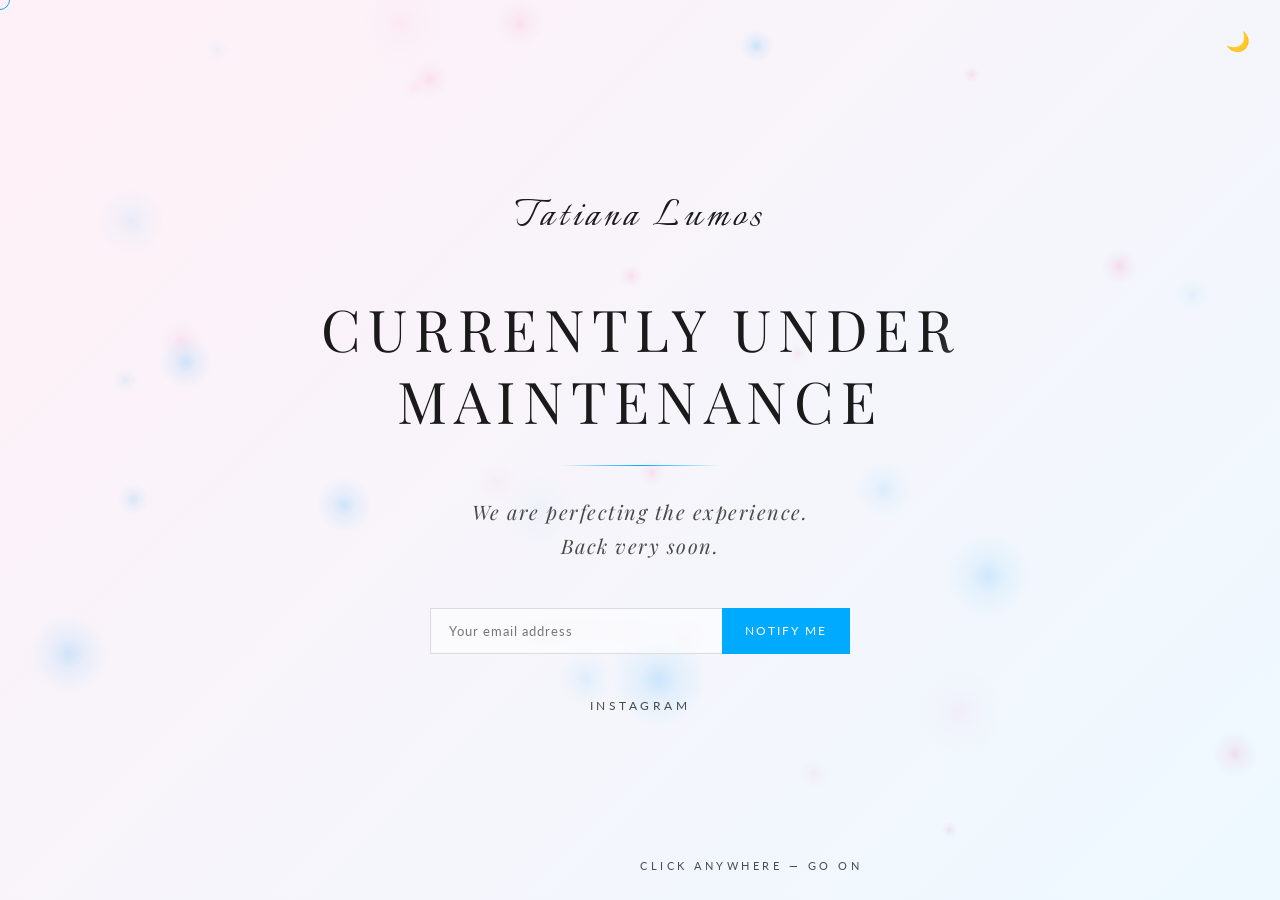
<file: index.html>
<!DOCTYPE html>
<html lang="en">
<head>
    <meta charset="UTF-8">
    <meta name="viewport" content="width=device-width, initial-scale=1.0">
    <title>Tatiana Lumos | Maintenance</title>
    <link href="https://fonts.googleapis.com/css2?family=Playfair+Display:ital,wght@0,400;0,600;1,400;1,600&family=Lato:wght@300;400&display=swap" rel="stylesheet">
    <link href="https://fonts.googleapis.com/css2?family=Italianno&display=swap" rel="stylesheet">
    <style>

        :root {
            --powder-blue: #00aaff;
            --baby-pink: #00aaff;
            --bg-main: #ffffff;
            --text-dark: #1a1a1a;
            --text-muted: #4a4a4a;
            --navbar-bg: rgba(255, 255, 255, 0.92);
            --input-bg: rgba(255, 255, 255, 0.5);
            --input-border: #dcdcdc;
        }

        body.dark-mode {
            --bg-main: #121418;
            --text-dark: #f5f5f5;
            --text-muted: #b5c0cd;
            --navbar-bg: rgba(18, 20, 24, 0.92);
            --input-bg: rgba(255, 255, 255, 0.03);
            --input-border: #3a414c;
        }

        html, * { margin: 0; padding: 0; box-sizing: border-box; }

        body {
            font-family: 'Lato', sans-serif;
            background-color: var(--bg-main);
            color: var(--text-dark);
            height: 100dvh;
            overflow: hidden;
            transition: background-color 0.5s ease, color 0.5s ease;
        }

        @media (min-width: 768px) {
            body { cursor: none; }
            a, button, input { cursor: none !important; }
        }

        #bokeh-canvas {
            position: fixed;
            inset: 0;
            width: 100%; height: 100%;
            z-index: 0;
            pointer-events: none;
        }

        .bg-overlay {
            position: fixed;
            inset: 0;
            background: linear-gradient(135deg, rgba(255, 51, 136, 0.07) 0%, rgba(0, 170, 255, 0.07) 100%);
            z-index: 1;
            pointer-events: none;
            transition: background 0.5s ease;
        }

        body.dark-mode .bg-overlay {
            background: linear-gradient(135deg, #181c24 0%, #221a20 100%);
        }

        #camera-flash {
            position: fixed;
            inset: 0;
            background-color: white;
            z-index: 99999;
            opacity: 0;
            pointer-events: none;
            transition: opacity 0.5s ease-out;
        }
        #camera-flash.flash-active {
            opacity: 1;
            transition: opacity 0.05s ease-in;
        }


        .custom-cursor {
            width: 20px; height: 20px;
            border: 1px solid var(--baby-pink);
            border-radius: 50%;
            position: fixed;
            transform: translate(-50%, -50%);
            pointer-events: none;
            z-index: 9999;
            transition: transform 0.1s ease, background-color 0.3s ease, border-color 0.3s ease;
        }
        .custom-cursor.hover {
            transform: translate(-50%, -50%) scale(2.5);
            background-color: rgba(176, 224, 230, 0.3);
            border-color: var(--powder-blue);
        }

      
        .theme-btn {
            position: fixed;
            top: 30px; right: 30px;
            background: none;
            border: none;
            font-size: 1.2rem;
            outline: none;
            z-index: 500;
            transition: transform 0.3s ease;
            cursor: none;
        }
        .theme-btn:hover { transform: scale(1.2) rotate(12deg); }

        
        .maintenance-container {
            position: relative;
            z-index: 10;
            height: 100dvh;
            display: flex;
            flex-direction: column;
            align-items: center;
            justify-content: center;
            text-align: center;
            padding: 2rem;
            gap: 0;
        }

        
        .logo-wordmark {
            font-family: 'Italianno', cursive;
            font-size: 3rem;
            color: var(--text-dark);
            letter-spacing: 4px;
            margin-bottom: 2.8rem;
            opacity: 0;
            animation: fadeUp 1s cubic-bezier(0.25, 1, 0.5, 1) 0.3s forwards;
            transition: color 0.5s;
        }

       
        .maintenance-title {
            font-family: 'Playfair Display', serif;
            font-weight: 400;
            font-size: clamp(1.8rem, 4.5vw, 3.8rem);
            letter-spacing: 7px;
            text-transform: uppercase;
            line-height: 1.25;
            margin-bottom: 0;
            opacity: 0;
            /* Shimmer is applied after fade-up via JS adding class */
            animation: fadeUp 1s cubic-bezier(0.25, 1, 0.5, 1) 0.6s forwards;
            position: relative;
            /* Shimmer background */
            background: linear-gradient(
                105deg,
                var(--text-dark) 0%,
                var(--text-dark) 38%,
                rgba(176, 224, 230, 0.95) 50%,
                var(--text-dark) 62%,
                var(--text-dark) 100%
            );
            background-size: 250% auto;
            -webkit-background-clip: text;
            background-clip: text;
            -webkit-text-fill-color: transparent;
        }

        .maintenance-title.shimmer-active {
            animation: fadeUp 1s cubic-bezier(0.25, 1, 0.5, 1) 0.6s forwards,
                       shimmer 5s linear 1.8s infinite;
        }

        @keyframes shimmer {
            0%   { background-position: 250% center; }
            100% { background-position: -250% center; }
        }

       
        .deco-line {
            width: 0;
            height: 1px;
            background: linear-gradient(90deg, transparent, var(--baby-pink), transparent);
            margin: 1.8rem auto;
            animation: expandLine 1.2s cubic-bezier(0.25, 1, 0.5, 1) 1.3s forwards;
        }

        @keyframes expandLine {
            from { width: 0; opacity: 0; }
            to   { width: 160px; opacity: 1; }
        }

       
        .maintenance-subtitle {
            font-family: 'Playfair Display', serif;
            font-style: italic;
            font-size: clamp(0.9rem, 2vw, 1.25rem);
            color: var(--text-muted);
            letter-spacing: 1.5px;
            margin-bottom: 2.8rem;
            line-height: 1.7;
            opacity: 0;
            animation: fadeUp 1s cubic-bezier(0.25, 1, 0.5, 1) 1s forwards;
            transition: color 0.5s;
        }

        
        .notify-wrapper {
            opacity: 0;
            animation: fadeUp 1s cubic-bezier(0.25, 1, 0.5, 1) 1.4s forwards;
            width: 100%;
            max-width: 420px;
        }

        .notify-form {
            display: flex;
        }

        .notify-input {
            flex: 1;
            padding: 14px 18px;
            border: 1px solid var(--input-border);
            border-right: none;
            background: var(--input-bg);
            color: var(--text-dark);
            font-family: 'Lato', sans-serif;
            font-size: 0.84rem;
            letter-spacing: 1px;
            outline: none;
            transition: border-color 0.3s, background 0.5s;
            backdrop-filter: blur(6px);
        }
        .notify-input::placeholder { color: var(--text-muted); opacity: 0.75; }
        .notify-input:focus { border-color: var(--powder-blue); }

        .notify-btn {
            padding: 14px 22px;
            background: var(--baby-pink);
            color: #fff;
            border: 1px solid var(--baby-pink);
            font-family: 'Lato', sans-serif;
            font-size: 0.78rem;
            letter-spacing: 2px;
            text-transform: uppercase;
            white-space: nowrap;
            transition: background 0.3s, transform 0.2s, border-color 0.3s;
        }
        .notify-btn:hover {
            background: transparent;
            color: var(--text-dark);
            border-color: var(--input-border);
        }

        .notify-success {
            display: none;
            font-family: 'Playfair Display', serif;
            font-style: italic;
            color: var(--text-muted);
            font-size: 1rem;
            letter-spacing: 1px;
            padding: 14px 0;
            animation: fadeUp 0.8s cubic-bezier(0.25, 1, 0.5, 1) forwards;
            transition: color 0.5s;
        }

       
        .social-row {
            margin-top: 2.5rem;
            opacity: 0;
            animation: fadeUp 1s cubic-bezier(0.25, 1, 0.5, 1) 1.8s forwards;
        }

        .ig-link {
            color: var(--text-muted);
            text-decoration: none;
            font-size: 0.72rem;
            text-transform: uppercase;
            letter-spacing: 3.5px;
            border-bottom: 1px solid transparent;
            padding-bottom: 2px;
            transition: color 0.3s, border-color 0.3s;
        }
        .ig-link:hover {
            color: var(--powder-blue);
            border-bottom-color: var(--powder-blue);
        }

        
        .click-hint {
            position: fixed;
            bottom: 28px;
            left: 50%;
            transform: translateX(-50%);
            font-family: 'Lato', sans-serif;
            font-size: 0.68rem;
            letter-spacing: 3.5px;
            text-transform: uppercase;
            color: var(--text-muted);
            opacity: 0;
            animation: fadeUp 1s cubic-bezier(0.25, 1, 0.5, 1) 2.4s forwards;
            pointer-events: none;
            white-space: nowrap;
            transition: color 0.5s;
        }

        
        #click-counter {
            position: fixed;
            bottom: 28px;
            right: 30px;
            font-family: 'Playfair Display', serif;
            font-size: 0.72rem;
            color: var(--text-muted);
            opacity: 0;
            transition: opacity 0.5s, color 0.5s;
            pointer-events: none;
            letter-spacing: 2px;
        }
        #click-counter.visible { opacity: 0.45; }

      
        #easter-egg {
            position: fixed;
            top: 50%;
            left: 50%;
            transform: translate(-50%, -50%) scale(0.85);
            background: var(--navbar-bg);
            backdrop-filter: blur(24px);
            -webkit-backdrop-filter: blur(24px);
            border: 1px solid var(--input-border);
            padding: 2.8rem 4.5rem;
            text-align: center;
            z-index: 5000;
            pointer-events: none;
            transition: transform 0.5s cubic-bezier(0.25, 1, 0.5, 1), opacity 0.5s;
            opacity: 0;
        }
        #easter-egg.active {
            transform: translate(-50%, -50%) scale(1);
            opacity: 1;
            pointer-events: auto;
        }
        #easter-egg .egg-title {
            font-family: 'Playfair Display', serif;
            font-style: italic;
            font-size: 1.4rem;
            color: var(--text-dark);
            letter-spacing: 1px;
            margin-bottom: 0.8rem;
            transition: color 0.5s;
        }
        #easter-egg .egg-sub {
            font-family: 'Lato', sans-serif;
            font-size: 0.72rem;
            letter-spacing: 3.5px;
            text-transform: uppercase;
            color: var(--text-muted);
            transition: color 0.5s;
        }
        #easter-egg .egg-line {
            width: 40px;
            height: 1px;
            background: var(--baby-pink);
            margin: 1.2rem auto;
        }

       
        .lumos-letter {
            position: fixed;
            font-family: 'Playfair Display', serif;
            color: var(--text-muted);
            opacity: 0;
            pointer-events: none;
            z-index: 2;
            text-transform: uppercase;
            animation: floatLetter linear infinite;
            transition: color 0.5s;
        }

        @keyframes floatLetter {
            0%   { transform: translateY(108vh) rotate(0deg);   opacity: 0; }
            8%   { opacity: 0.07; }
            90%  { opacity: 0.07; }
            100% { transform: translateY(-8vh)  rotate(360deg); opacity: 0; }
        }

       
        .ripple {
            position: fixed;
            border-radius: 50%;
            border: 1px solid var(--baby-pink);
            transform: translate(-50%, -50%) scale(0);
            pointer-events: none;
            z-index: 8000;
            animation: rippleOut 0.7s cubic-bezier(0.25, 1, 0.5, 1) forwards;
        }

        @keyframes rippleOut {
            from { transform: translate(-50%, -50%) scale(0); opacity: 0.6; }
            to   { transform: translate(-50%, -50%) scale(6); opacity: 0; }
        }


        @keyframes fadeUp {
            from { opacity: 0; transform: translateY(22px); }
            to   { opacity: 1; transform: translateY(0); }
        }

        
        @media (max-width: 600px) {
            .maintenance-title { letter-spacing: 3px; }
            .logo-wordmark { font-size: 2.4rem; }
            .notify-form { flex-direction: column; }
            .notify-input { border-right: 1px solid var(--input-border); border-bottom: none; }
            .theme-btn { top: 20px; right: 20px; }
            #easter-egg { padding: 2.2rem 2.5rem; }
            .click-hint { display: none; }
        }
    </style>
</head>
<body>

    <div id="camera-flash"></div>
    <div class="custom-cursor" id="cursor"></div>
    <canvas id="bokeh-canvas"></canvas>
    <div class="bg-overlay"></div>

    <button class="theme-btn" id="theme-toggle" aria-label="Toggle Theme">🌙</button>

    <main class="maintenance-container" role="main">

        <div class="logo-wordmark">Tatiana Lumos</div>

        <h1 class="maintenance-title" id="mainTitle">
            Currently Under<br>Maintenance
        </h1>

        <div class="deco-line"></div>

        <p class="maintenance-subtitle">
            We are perfecting the experience.<br>Back very soon.
        </p>

        <div class="notify-wrapper">
            <form class="notify-form" id="notifyForm" novalidate>
                <input
                    type="email"
                    class="notify-input"
                    id="emailInput"
                    placeholder="Your email address"
                    autocomplete="email"
                    aria-label="Email address for notification"
                    required
                >
                <button type="submit" class="notify-btn" aria-label="Notify me when back">Notify Me</button>
            </form>
            <p class="notify-success" id="notifySuccess" aria-live="polite">
                You will be the first to know &mdash; thank you.
            </p>
        </div>

        <div class="social-row">
            <a
                href="https://instagram.com/tatiana_lumos"
                target="_blank"
                rel="noopener noreferrer"
                class="ig-link"
                aria-label="Tatiana Lumos on Instagram"
            >Instagram</a>
        </div>

    </main>

    <p class="click-hint" aria-hidden="true">Click anywhere &mdash; go on</p>

    <div id="easter-egg" role="dialog" aria-label="Secret found" aria-hidden="true">
        <p class="egg-title">You found the secret frame</p>
        <div class="egg-line"></div>
        <p class="egg-sub">&#10022; &nbsp; Frame No. X &nbsp; &#10022;</p>
    </div>

    <div id="click-counter" aria-hidden="true"></div>

    <script>
    'use strict';

  
    const themeBtn = document.getElementById('theme-toggle');
    const applyTheme = (dark) => {
        document.body.classList.toggle('dark-mode', dark);
        themeBtn.textContent = dark ? '☀️' : '🌙';
    };
    applyTheme(localStorage.getItem('theme') === 'dark');
    themeBtn.addEventListener('click', () => {
        const dark = !document.body.classList.contains('dark-mode');
        applyTheme(dark);
        localStorage.setItem('theme', dark ? 'dark' : 'light');
    });

   
    const cursor = document.getElementById('cursor');
    let mouseX = -200, mouseY = -200;

    document.addEventListener('mousemove', e => {
        mouseX = e.clientX;
        mouseY = e.clientY;
        cursor.style.left = mouseX + 'px';
        cursor.style.top  = mouseY + 'px';
    });

    document.querySelectorAll('a, button, input').forEach(el => {
        el.addEventListener('mouseenter', () => cursor.classList.add('hover'));
        el.addEventListener('mouseleave', () => cursor.classList.remove('hover'));
    });

  
    const flashEl = document.getElementById('camera-flash');
    function triggerFlash() {
        flashEl.classList.add('flash-active');
        setTimeout(() => flashEl.classList.remove('flash-active'), 80);
    }

   
    function spawnRipple(x, y) {
        const r = document.createElement('div');
        r.classList.add('ripple');
        r.style.left   = x + 'px';
        r.style.top    = y + 'px';
        r.style.width  = '60px';
        r.style.height = '60px';
        document.body.appendChild(r);
        setTimeout(() => r.remove(), 750);
    }


    const canvas = document.getElementById('bokeh-canvas');
    const ctx    = canvas.getContext('2d');
    let W = 0, H = 0;

    function resize() {
        W = canvas.width  = window.innerWidth;
        H = canvas.height = window.innerHeight;
    }
    resize();
    window.addEventListener('resize', resize);

    class Bokeh {
        constructor(x, y, burst) {
            this.burst  = !!burst;
            this.x      = x != null ? x : Math.random() * W;
            this.y      = y != null ? y : Math.random() * H;
            this.r      = this.burst
                            ? Math.random() * 9 + 3
                            : Math.random() * 40 + 8;
            const speed = this.burst ? 5 : 0.3;
            const angle = this.burst
                            ? Math.random() * Math.PI * 2
                            : Math.PI * 1.5 + (Math.random() - 0.5) * 0.4;
            const mag   = this.burst
                            ? Math.random() * speed + 0.5
                            : Math.random() * 0.35 + 0.08;
            this.vx     = Math.cos(angle) * mag;
            this.vy     = Math.sin(angle) * mag;
            this.baseOpacity = this.burst
                            ? Math.random() * 0.7 + 0.3
                            : Math.random() * 0.16 + 0.04;
            this.opacity     = this.baseOpacity;
            this.life        = 1;
            this.decay       = this.burst ? 0.013 + Math.random() * 0.018 : 0;
            // Alternate pink / blue palette matching brand
            const isPink = Math.random() < 0.48;
            this.cr = isPink ? 255 : 0;
            this.cg = isPink ? 80  : 160;
            this.cb = isPink ? 160 : 255;
        }

        update() {
            if (!this.burst) {
                const dx   = this.x - mouseX;
                const dy   = this.y - mouseY;
                const dist = Math.hypot(dx, dy);
                if (dist < 140) {
                    const f   = (140 - dist) / 140;
                    this.vx  += (dx / dist) * f * 0.22;
                    this.vy  += (dy / dist) * f * 0.22;
                }
                this.vx *= 0.97;
                this.vy *= 0.97;
                if (this.vy > -0.05) this.vy -= 0.01;
            } else {
                this.life    -= this.decay;
                this.opacity  = this.baseOpacity * Math.max(0, this.life);
                this.r       *= 0.975;
                this.vx      *= 0.96;
                this.vy      *= 0.96;
            }
            this.x += this.vx;
            this.y += this.vy;
            if (!this.burst) {
                if (this.y < -this.r) this.y = H + this.r;
                if (this.x < -this.r) this.x = W + this.r;
                if (this.x > W + this.r) this.x = -this.r;
            }
        }

        draw() {
            if (this.opacity <= 0.001) return;
            const g = ctx.createRadialGradient(this.x, this.y, 0, this.x, this.y, this.r);
            g.addColorStop(0,   `rgba(${this.cr},${this.cg},${this.cb},${this.opacity})`);
            g.addColorStop(0.4, `rgba(${this.cr},${this.cg},${this.cb},${this.opacity * 0.4})`);
            g.addColorStop(1,   `rgba(${this.cr},${this.cg},${this.cb},0)`);
            ctx.beginPath();
            ctx.arc(this.x, this.y, this.r, 0, Math.PI * 2);
            ctx.fillStyle = g;
            ctx.fill();
        }

        isDead() { return this.burst && this.life <= 0; }
    }

    // Ambient particles
    const particles = [];
    for (let i = 0; i < 30; i++) particles.push(new Bokeh());

    (function loop() {
        ctx.clearRect(0, 0, W, H);
        for (let i = particles.length - 1; i >= 0; i--) {
            particles[i].update();
            particles[i].draw();
            if (particles[i].isDead()) particles.splice(i, 1);
        }
        requestAnimationFrame(loop);
    })();

   
    let clickCount = 0;
    const counterEl  = document.getElementById('click-counter');
    const eggEl      = document.getElementById('easter-egg');
    const GOAL       = 10;

    document.addEventListener('click', e => {
        // Ignore form and theme btn
        if (e.target.closest('#notifyForm') || e.target.id === 'theme-toggle') return;

        triggerFlash();
        spawnRipple(e.clientX, e.clientY);

        // Burst bokeh at click
        const count = 16 + Math.floor(Math.random() * 8);
        for (let i = 0; i < count; i++) {
            particles.push(new Bokeh(e.clientX, e.clientY, true));
        }

        clickCount++;
        if (clickCount >= 2 && clickCount < GOAL) {
            counterEl.textContent = `${clickCount} / ${GOAL}`;
            counterEl.classList.add('visible');
        }
        if (clickCount === GOAL) showEasterEgg();
    });

    function showEasterEgg() {
        eggEl.setAttribute('aria-hidden', 'false');
        eggEl.classList.add('active');
        counterEl.textContent = '★';

        // Rain bokeh
        let rain = 0;
        const iv = setInterval(() => {
            particles.push(new Bokeh(Math.random() * W, Math.random() * H * 0.6, true));
            if (++rain >= 35) clearInterval(iv);
        }, 50);

        setTimeout(() => {
            eggEl.classList.remove('active');
            eggEl.setAttribute('aria-hidden', 'true');
            clickCount = 0;
            counterEl.classList.remove('visible');
        }, 3800);
    }


    const WORD = 'LUMOS';
    function spawnLetter() {
        const el = document.createElement('div');
        el.classList.add('lumos-letter');
        el.textContent    = WORD[Math.floor(Math.random() * WORD.length)];
        el.style.left     = (2 + Math.random() * 96) + 'vw';
        el.style.fontSize = (0.55 + Math.random() * 0.9) + 'rem';
        el.style.letterSpacing = (2 + Math.random() * 4) + 'px';
        const dur = 14 + Math.random() * 20;
        el.style.animationDuration = dur + 's';
        el.style.animationDelay    = (-Math.random() * dur * 0.5) + 's';
        document.body.appendChild(el);
        setTimeout(() => el.remove(), dur * 1000 + 500);
    }
    for (let i = 0; i < 14; i++) spawnLetter();
    setInterval(spawnLetter, 3500);

  
    const titleEl = document.getElementById('mainTitle');
    setTimeout(() => titleEl.classList.add('shimmer-active'), 1800);

    
    const notifyForm    = document.getElementById('notifyForm');
    const notifySuccess = document.getElementById('notifySuccess');

    notifyForm.addEventListener('submit', e => {
        e.preventDefault();
        const email = document.getElementById('emailInput').value.trim();
        if (!email) return;
        notifyForm.style.display = 'none';
        notifySuccess.style.display = 'block';
        triggerFlash();
        for (let i = 0; i < 14; i++) {
            setTimeout(() => particles.push(new Bokeh(W / 2, H / 2, true)), i * 40);
        }
    });

    </script>
</body>
</html>
</file>
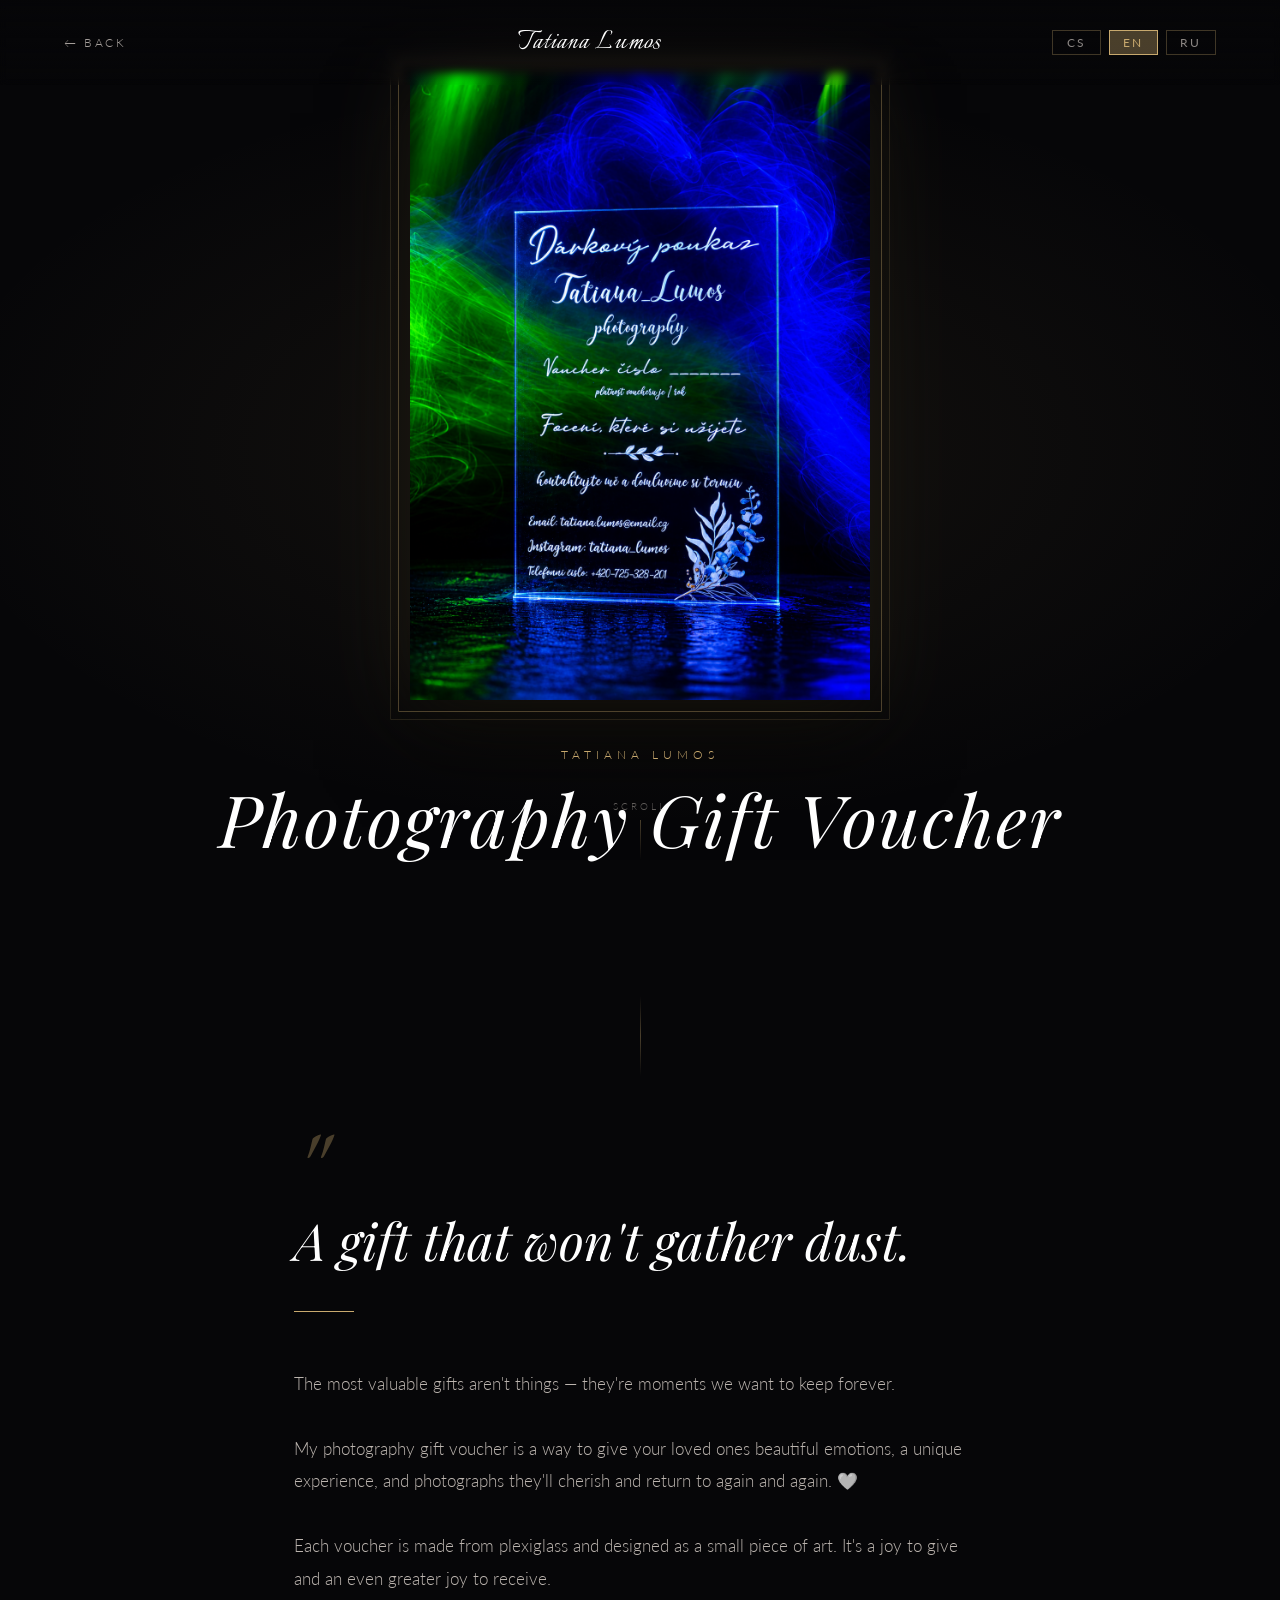
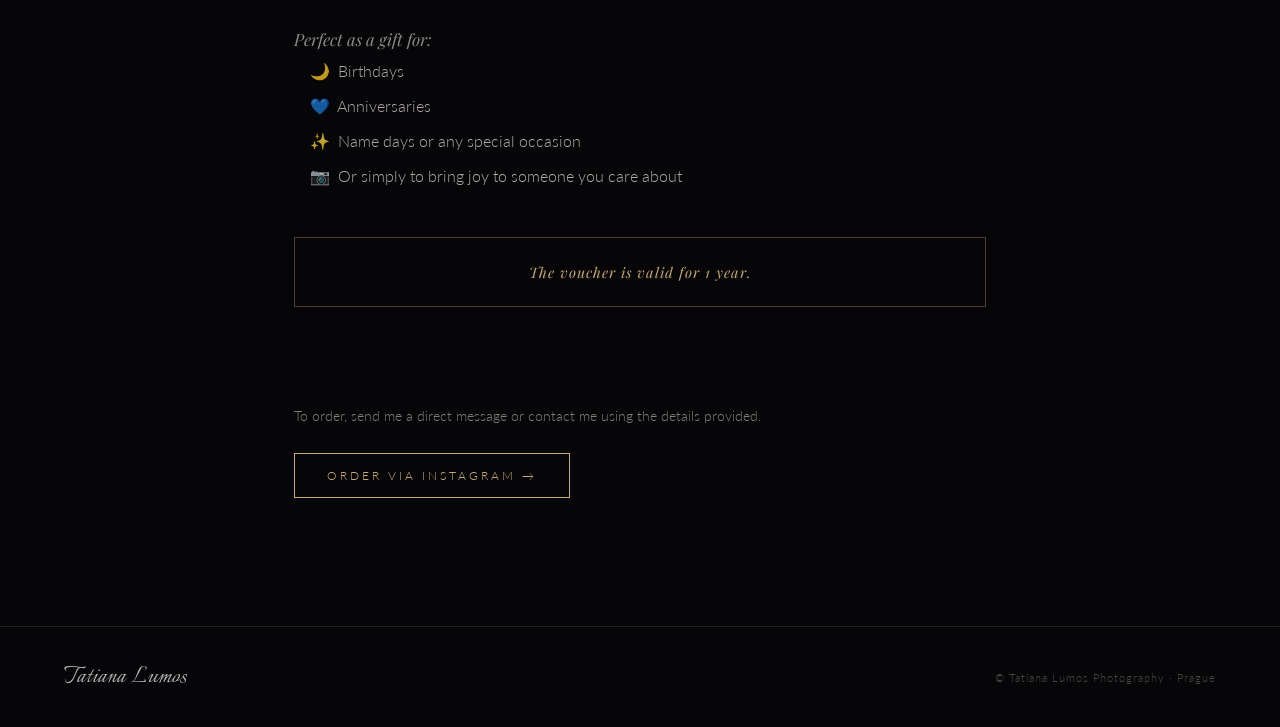
<file: certificate.html>
<!DOCTYPE html>
<html lang="en">
<head>
    <meta charset="UTF-8">
    <meta name="viewport" content="width=device-width, initial-scale=1.0">
    <title>Gift Voucher | Tatiana Lumos</title>
    <link href="https://fonts.googleapis.com/css2?family=Playfair+Display:ital,wght@0,400;0,600;1,400;1,600&family=Lato:wght@200;300;400&family=Italianno&display=swap" rel="stylesheet">
    <style>
        *, *::before, *::after { margin: 0; padding: 0; box-sizing: border-box; }

        :root {
            --gold: #c8a96e;
            --gold-dim: rgba(200, 169, 110, 0.35);
            --pink: rgba(255, 20, 100, 0.75);
            --blue: rgba(0, 140, 255, 0.75);
        }

        html { scroll-behavior: smooth; }

        body {
            background: #060608;
            color: #e8e0d8;
            font-family: 'Lato', sans-serif;
            font-weight: 300;
            overflow-x: hidden;
        }

        /* ── NAV ── */
        .cert-nav {
            position: fixed;
            top: 0; left: 0; width: 100%;
            display: flex;
            justify-content: space-between;
            align-items: center;
            padding: 1.4rem 5%;
            z-index: 1000;
            background: linear-gradient(to bottom, rgba(6,6,8,0.9) 0%, transparent 100%);
            backdrop-filter: blur(4px);
        }

        .cert-back {
            text-decoration: none;
            color: rgba(232, 224, 216, 0.7);
            font-size: 0.78rem;
            letter-spacing: 2.5px;
            text-transform: uppercase;
            transition: color 0.3s;
        }
        .cert-back:hover { color: var(--gold); }

        .cert-wordmark {
            font-family: 'Italianno', cursive;
            font-size: 2rem;
            color: #fff;
            text-decoration: none;
            letter-spacing: 1px;
        }

        .lang-tabs {
            display: flex;
            gap: 0.5rem;
        }
        .lang-tab {
            background: transparent;
            border: 1px solid rgba(200, 169, 110, 0.3);
            color: rgba(232, 224, 216, 0.6);
            padding: 0.3rem 0.85rem;
            font-family: 'Lato', sans-serif;
            font-size: 0.72rem;
            letter-spacing: 2px;
            text-transform: uppercase;
            cursor: pointer;
            transition: all 0.3s;
        }
        .lang-tab:hover, .lang-tab.active {
            background: var(--gold-dim);
            color: var(--gold);
            border-color: var(--gold);
        }

        /* ── HERO ── */
        .cert-hero {
            position: relative;
            height: 100vh;
            min-height: 600px;
            display: flex;
            align-items: center;
            justify-content: center;
            overflow: hidden;
        }

        .cert-hero::before {
            content: '';
            position: absolute;
            inset: 0;
            background: radial-gradient(ellipse 80% 60% at 50% 50%, rgba(200, 169, 110, 0.08) 0%, transparent 70%);
            pointer-events: none;
            z-index: 1;
        }

        .cert-hero-image-wrap {
            position: relative;
            z-index: 2;
            display: flex;
            flex-direction: column;
            align-items: center;
            gap: 3rem;
            padding: 6rem 2rem 4rem;
        }

        .cert-image-frame {
            position: relative;
            width: min(460px, 90vw);
        }

        .cert-image-frame::before,
        .cert-image-frame::after {
            content: '';
            position: absolute;
            border: 1px solid var(--gold-dim);
            pointer-events: none;
        }
        .cert-image-frame::before {
            inset: -12px;
            border-radius: 1px;
        }
        .cert-image-frame::after {
            inset: -20px;
            border-radius: 1px;
            opacity: 0.4;
        }

        .cert-image {
            width: 100%;
            height: auto;
            display: block;
            box-shadow:
                0 0 80px rgba(200, 169, 110, 0.12),
                0 40px 80px rgba(0, 0, 0, 0.7);
        }

        .cert-hero-label {
            text-align: center;
            animation: fadeUp 1.4s cubic-bezier(0.22, 1, 0.36, 1) 0.3s both;
        }

        .cert-hero-eyebrow {
            font-size: 0.72rem;
            letter-spacing: 5px;
            text-transform: uppercase;
            color: var(--gold);
            margin-bottom: 1rem;
        }

        .cert-hero-title {
            font-family: 'Playfair Display', serif;
            font-weight: 400;
            font-style: italic;
            font-size: clamp(2.5rem, 6vw, 4.5rem);
            color: #fff;
            line-height: 1.15;
            letter-spacing: 2px;
        }

        .cert-scroll-hint {
            position: absolute;
            bottom: 2.5rem;
            left: 50%;
            transform: translateX(-50%);
            display: flex;
            flex-direction: column;
            align-items: center;
            gap: 0.5rem;
            color: rgba(232, 224, 216, 0.4);
            font-size: 0.65rem;
            letter-spacing: 3px;
            text-transform: uppercase;
            z-index: 2;
            animation: pulse 2s ease-in-out infinite;
        }
        .cert-scroll-hint::after {
            content: '';
            width: 1px;
            height: 40px;
            background: linear-gradient(to bottom, var(--gold-dim), transparent);
        }

        /* ── CONTENT ── */
        .cert-content-wrapper {
            max-width: 820px;
            margin: 0 auto;
            padding: 6rem 5% 8rem;
        }

        .cert-section { display: none; }
        .cert-section.active { display: block; }

        .cert-headline {
            font-family: 'Playfair Display', serif;
            font-weight: 400;
            font-style: italic;
            font-size: clamp(2rem, 4vw, 3.2rem);
            color: #fff;
            line-height: 1.2;
            margin-bottom: 3.5rem;
            position: relative;
            padding-bottom: 2.5rem;
        }
        .cert-headline::after {
            content: '';
            position: absolute;
            bottom: 0; left: 0;
            width: 60px;
            height: 1px;
            background: var(--gold);
        }

        .cert-body {
            display: flex;
            flex-direction: column;
            gap: 2rem;
        }

        .cert-para {
            font-size: 1.05rem;
            line-height: 1.95;
            color: rgba(232, 224, 216, 0.8);
            font-weight: 300;
        }

        .cert-list-label {
            font-family: 'Playfair Display', serif;
            font-style: italic;
            font-size: 1.05rem;
            color: rgba(232, 224, 216, 0.6);
            margin-bottom: 0.5rem;
        }

        .cert-list {
            list-style: none;
            display: flex;
            flex-direction: column;
            gap: 0.6rem;
            padding-left: 0;
        }
        .cert-list li {
            font-size: 1rem;
            color: rgba(232, 224, 216, 0.75);
            padding-left: 1rem;
            position: relative;
            line-height: 1.6;
        }

        .cert-validity {
            margin-top: 1rem;
            padding: 1.5rem 2rem;
            border: 1px solid var(--gold-dim);
            font-size: 0.9rem;
            color: var(--gold);
            letter-spacing: 1px;
            text-align: center;
            font-family: 'Playfair Display', serif;
            font-style: italic;
        }

        .cert-cta {
            margin-top: 4rem;
            display: flex;
            flex-direction: column;
            align-items: flex-start;
            gap: 1.5rem;
        }

        .cert-cta-text {
            font-size: 0.9rem;
            color: rgba(232, 224, 216, 0.55);
            line-height: 1.8;
        }

        .cert-cta-btn {
            display: inline-flex;
            align-items: center;
            gap: 0.6rem;
            text-decoration: none;
            border: 1px solid var(--gold);
            color: var(--gold);
            padding: 0.9rem 2rem;
            font-family: 'Lato', sans-serif;
            font-size: 0.78rem;
            letter-spacing: 3px;
            text-transform: uppercase;
            transition: all 0.3s ease;
        }
        .cert-cta-btn:hover {
            background: var(--gold-dim);
            letter-spacing: 4px;
        }

        /* ── DIVIDER ── */
        .cert-divider {
            width: 1px;
            height: 80px;
            background: linear-gradient(to bottom, transparent, var(--gold-dim), transparent);
            margin: 0 auto 4rem;
        }

        /* ── DECORATION ── */
        .cert-deco-quote {
            font-family: 'Italianno', cursive;
            font-size: 8rem;
            color: var(--gold-dim);
            line-height: 0.8;
            margin-bottom: -2rem;
            display: block;
        }

        /* ── FOOTER ── */
        .cert-footer {
            border-top: 1px solid rgba(200, 169, 110, 0.15);
            padding: 2rem 5%;
            display: flex;
            justify-content: space-between;
            align-items: center;
            flex-wrap: wrap;
            gap: 1rem;
        }
        .cert-footer-brand {
            font-family: 'Italianno', cursive;
            font-size: 1.8rem;
            color: rgba(255,255,255,0.7);
            text-decoration: none;
        }
        .cert-footer-copy {
            font-size: 0.7rem;
            color: rgba(232, 224, 216, 0.3);
            letter-spacing: 1px;
        }

        /* ── ANIMATIONS ── */
        @keyframes fadeUp {
            from { opacity: 0; transform: translateY(30px); }
            to   { opacity: 1; transform: translateY(0); }
        }
        @keyframes pulse {
            0%, 100% { opacity: 0.4; }
            50%       { opacity: 0.8; }
        }
        @keyframes imageReveal {
            from { opacity: 0; transform: scale(0.97); }
            to   { opacity: 1; transform: scale(1); }
        }
        .cert-image-frame { animation: imageReveal 1.6s cubic-bezier(0.22, 1, 0.36, 1) both; }
        .cert-hero-label  { animation: fadeUp 1.2s cubic-bezier(0.22, 1, 0.36, 1) 0.5s both; }

        /* ── RESPONSIVE ── */
        @media (max-width: 600px) {
            .cert-nav { padding: 1rem 5%; }
            .cert-wordmark { font-size: 1.6rem; }
            .cert-content-wrapper { padding: 4rem 5% 6rem; }
            .cert-deco-quote { font-size: 5rem; }
        }
    </style>
</head>
<body>

    <!-- NAV -->
    <nav class="cert-nav">
        <a class='cert-back' href='index.html'>← Back</a>
        <a class='cert-wordmark' href='/'>Tatiana Lumos</a>
        <div class="lang-tabs">
            <button class="lang-tab" data-lang="cs">CS</button>
            <button class="lang-tab active" data-lang="en">EN</button>
            <button class="lang-tab" data-lang="ru">RU</button>
        </div>
    </nav>

    <!-- HERO -->
    <section class="cert-hero">
        <div class="cert-hero-image-wrap">
            <div class="cert-image-frame">
                <img src="bilder/2091411A-C294-46DC-A0E5-4030B83CCD40.png" alt="Photography Gift Voucher – Tatiana Lumos" class="cert-image">
            </div>
            <div class="cert-hero-label">
                <p class="cert-hero-eyebrow">Tatiana Lumos</p>
                <h1 class="cert-hero-title" id="hero-title">Photography Gift Voucher</h1>
            </div>
        </div>
        <div class="cert-scroll-hint">Scroll</div>
    </section>

    <!-- CONTENT -->
    <main class="cert-content-wrapper">
        <div class="cert-divider"></div>

        <!-- ENGLISH -->
        <article class="cert-section active" id="section-en">
            <span class="cert-deco-quote">"</span>
            <h2 class="cert-headline">A gift that won't gather dust.</h2>
            <div class="cert-body">
                <p class="cert-para">The most valuable gifts aren't things — they're moments we want to keep forever.</p>
                <p class="cert-para">My photography gift voucher is a way to give your loved ones beautiful emotions, a unique experience, and photographs they'll cherish and return to again and again. 🤍</p>
                <p class="cert-para">Each voucher is made from plexiglass and designed as a small piece of art. It's a joy to give and an even greater joy to receive.</p>

                <div>
                    <p class="cert-list-label">Perfect as a gift for:</p>
                    <ul class="cert-list">
                        <li>🌙 &nbsp;Birthdays</li>
                        <li>💙 &nbsp;Anniversaries</li>
                        <li>✨ &nbsp;Name days or any special occasion</li>
                        <li>📷 &nbsp;Or simply to bring joy to someone you care about</li>
                    </ul>
                </div>

                <div class="cert-validity">The voucher is valid for 1 year.</div>

                <div class="cert-cta">
                    <p class="cert-cta-text">To order, send me a direct message or contact me using the details provided.</p>
                    <a href="https://instagram.com/tatiana_lumos" target="_blank" class="cert-cta-btn">
                        Order via Instagram →
                    </a>
                </div>
            </div>
        </article>

        <!-- CZECH -->
        <article class="cert-section" id="section-cs">
            <span class="cert-deco-quote">"</span>
            <h2 class="cert-headline">Dárek, na který se nebude prášit.</h2>
            <div class="cert-body">
                <p class="cert-para">Ty nejcennější dárky nejsou věci, ale okamžiky, které si chceme uchovat navždy.</p>
                <p class="cert-para">Můj dárkový poukaz na fotografování je možnost darovat blízkému člověku krásné emoce, jedinečný zážitek a fotografie, ke kterým se bude rád vracet znovu a znovu. 🤍</p>
                <p class="cert-para">Každý poukaz je vyroben z plexiskla a působí jako malý umělecký objekt. Je radost ho darovat a ještě větší radost ho dostat.</p>

                <div>
                    <p class="cert-list-label">Hodí se jako dárek k:</p>
                    <ul class="cert-list">
                        <li>🌙 &nbsp;narozeninám</li>
                        <li>💙 &nbsp;výročí</li>
                        <li>✨ &nbsp;svátku nebo jiné výjimečné příležitosti</li>
                        <li>📷 &nbsp;nebo jen tak, pro radost někomu, na kom vám záleží</li>
                    </ul>
                </div>

                <div class="cert-validity">Platnost poukazu je 1 rok.</div>

                <div class="cert-cta">
                    <p class="cert-cta-text">Pro objednávku mi napište zprávu do Directu nebo mě kontaktujte prostřednictvím uvedených kontaktů.</p>
                    <a href="https://instagram.com/tatiana_lumos" target="_blank" class="cert-cta-btn">
                        Objednat přes Instagram →
                    </a>
                </div>
            </div>
        </article>

        <!-- RUSSIAN -->
        <article class="cert-section" id="section-ru">
            <span class="cert-deco-quote">"</span>
            <h2 class="cert-headline">Подарок, который не будет пылиться на полке.</h2>
            <div class="cert-body">
                <p class="cert-para">Самые ценные подарки — это не вещи, а моменты, которые хочется сохранить навсегда.</p>
                <p class="cert-para">Мой подарочный сертификат на фотосессию — это возможность подарить близкому человеку яркие эмоции, особенное впечатление и фотографии, к которым захочется возвращаться снова и снова. 🤍</p>
                <p class="cert-para">Каждый сертификат изготовлен из оргстекла и выглядит как небольшой арт-объект. Его приятно дарить и ещё приятнее получать.</p>

                <div>
                    <p class="cert-list-label">Подойдёт в качестве подарка на:</p>
                    <ul class="cert-list">
                        <li>🌙 &nbsp;День рождения</li>
                        <li>💙 &nbsp;Годовщину</li>
                        <li>✨ &nbsp;Именины или любой другой особенный повод</li>
                        <li>📷 &nbsp;Или просто так — чтобы порадовать дорогого вам человека</li>
                    </ul>
                </div>

                <div class="cert-validity">Срок действия сертификата — 1 год.</div>

                <div class="cert-cta">
                    <p class="cert-cta-text">Для заказа напишите мне в Direct или свяжитесь со мной по указанным контактам.</p>
                    <a href="https://instagram.com/tatiana_lumos" target="_blank" class="cert-cta-btn">
                        Заказать через Instagram →
                    </a>
                </div>
            </div>
        </article>
    </main>

    <!-- FOOTER -->
    <footer class="cert-footer">
        <a class='cert-footer-brand' href='/'>Tatiana Lumos</a>
        <p class="cert-footer-copy">© Tatiana Lumos Photography · Prague</p>
    </footer>

    <script>
        const heroTitles = {
            en: 'Photography Gift Voucher',
            cs: 'Fotografický Dárkový Poukaz',
            ru: 'Подарочный Сертификат на Фотосессию'
        };

        function switchLang(lang) {
            document.querySelectorAll('.lang-tab').forEach(t => t.classList.remove('active'));
            document.querySelector(`[data-lang="${lang}"]`).classList.add('active');

            document.querySelectorAll('.cert-section').forEach(s => s.classList.remove('active'));
            const target = document.getElementById(`section-${lang}`);
            if (target) {
                target.classList.add('active');
                target.style.animation = 'fadeUp 0.6s ease both';
            }

            const titleEl = document.getElementById('hero-title');
            if (titleEl) titleEl.textContent = heroTitles[lang] || heroTitles.en;

            localStorage.setItem('userLang', lang);
        }

        document.querySelectorAll('.lang-tab').forEach(tab => {
            tab.addEventListener('click', () => switchLang(tab.dataset.lang));
        });

        // Auto-select based on saved preference
        const saved = localStorage.getItem('userLang');
        if (saved && ['en', 'cs', 'ru'].includes(saved)) switchLang(saved);
    </script>
</body>
</html>
</file>
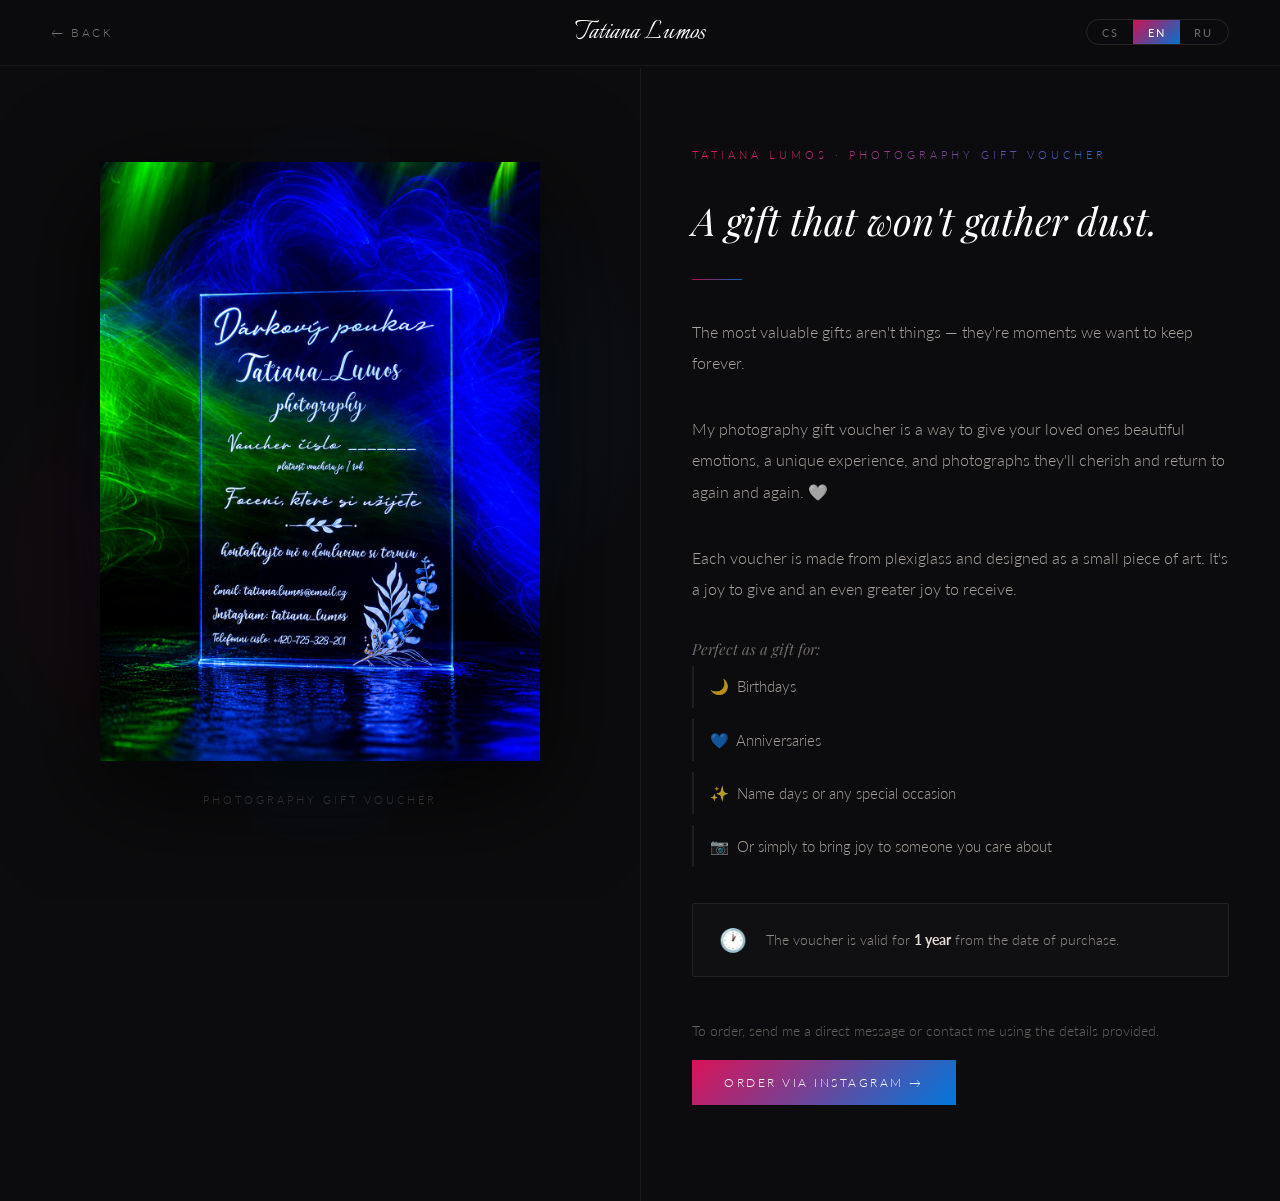
<file: certificate2.html>
<!DOCTYPE html>
<html lang="en">
<head>
    <meta charset="UTF-8">
    <meta name="viewport" content="width=device-width, initial-scale=1.0">
    <title>Gift Voucher | Tatiana Lumos</title>
    <link href="https://fonts.googleapis.com/css2?family=Playfair+Display:ital,wght@0,400;0,600;1,400;1,600&family=Lato:wght@200;300;400&family=Italianno&display=swap" rel="stylesheet">
    <style>
        *, *::before, *::after { margin: 0; padding: 0; box-sizing: border-box; }

        html, body { height: 100%; }

        body {
            background: #0c0c0e;
            color: #e5ddd4;
            font-family: 'Lato', sans-serif;
            font-weight: 300;
            overflow-x: hidden;
        }

        /* ── TOP BAR ── */
        .top-bar {
            position: fixed;
            top: 0; left: 0; right: 0;
            z-index: 100;
            display: flex;
            justify-content: space-between;
            align-items: center;
            padding: 1.2rem 4%;
            background: rgba(12, 12, 14, 0.85);
            backdrop-filter: blur(12px);
            border-bottom: 1px solid rgba(255,255,255,0.05);
        }

        .tb-back {
            text-decoration: none;
            color: rgba(229, 221, 212, 0.5);
            font-size: 0.72rem;
            letter-spacing: 2.5px;
            text-transform: uppercase;
            transition: color 0.3s;
        }
        .tb-back:hover { color: rgba(255, 20, 100, 0.9); }

        .tb-brand {
            font-family: 'Italianno', cursive;
            font-size: 2rem;
            color: #fff;
            text-decoration: none;
            position: absolute;
            left: 50%;
            transform: translateX(-50%);
        }

        .lang-pills {
            display: flex;
            gap: 0;
            border: 1px solid rgba(255,255,255,0.1);
            border-radius: 40px;
            overflow: hidden;
        }
        .lang-pill {
            background: transparent;
            border: none;
            color: rgba(229, 221, 212, 0.45);
            padding: 0.35rem 0.9rem;
            font-family: 'Lato', sans-serif;
            font-size: 0.68rem;
            letter-spacing: 2px;
            text-transform: uppercase;
            cursor: pointer;
            transition: all 0.25s;
        }
        .lang-pill.active {
            background: linear-gradient(135deg, rgba(255, 20, 100, 0.8), rgba(0, 140, 255, 0.8));
            color: #fff;
        }
        .lang-pill:hover:not(.active) {
            color: rgba(229, 221, 212, 0.9);
            background: rgba(255,255,255,0.06);
        }

        /* ── LAYOUT ── */
        .page-layout {
            display: grid;
            grid-template-columns: 1fr 1fr;
            min-height: 100vh;
            padding-top: 68px;
        }

        /* ── LEFT PANEL (sticky image) ── */
        .panel-left {
            position: sticky;
            top: 68px;
            height: calc(100vh - 68px);
            display: flex;
            align-items: center;
            justify-content: center;
            padding: 4rem 3rem;
            overflow: hidden;
        }

        .panel-left::before {
            content: '';
            position: absolute;
            inset: 0;
            background:
                radial-gradient(ellipse 60% 50% at 30% 60%, rgba(255, 20, 100, 0.08) 0%, transparent 60%),
                radial-gradient(ellipse 60% 50% at 70% 40%, rgba(0, 140, 255, 0.08) 0%, transparent 60%);
            pointer-events: none;
        }

        .image-container {
            position: relative;
            width: 100%;
            max-width: 440px;
        }

        .image-glow {
            position: absolute;
            inset: -30px;
            background: radial-gradient(ellipse at 50% 50%,
                rgba(255, 20, 100, 0.15) 0%,
                rgba(0, 140, 255, 0.1) 50%,
                transparent 70%
            );
            filter: blur(20px);
            pointer-events: none;
        }

        .cert-img {
            width: 100%;
            height: auto;
            display: block;
            position: relative;
            z-index: 1;
            box-shadow: 0 30px 100px rgba(0,0,0,0.8);
        }

        .image-caption {
            margin-top: 2rem;
            text-align: center;
            font-size: 0.68rem;
            letter-spacing: 3px;
            text-transform: uppercase;
            color: rgba(229, 221, 212, 0.3);
        }

        /* ── RIGHT PANEL (scrollable content) ── */
        .panel-right {
            border-left: 1px solid rgba(255,255,255,0.06);
            padding: 5rem 8% 6rem;
            display: flex;
            flex-direction: column;
        }

        .cert-section-v2 { display: none; flex-direction: column; gap: 2.2rem; }
        .cert-section-v2.active { display: flex; animation: slideIn 0.5s cubic-bezier(0.22,1,0.36,1) both; }

        @keyframes slideIn {
            from { opacity: 0; transform: translateX(20px); }
            to   { opacity: 1; transform: translateX(0); }
        }

        .v2-eyebrow {
            font-size: 0.68rem;
            letter-spacing: 4px;
            text-transform: uppercase;
            background: linear-gradient(90deg, rgba(255, 20, 100, 0.9), rgba(0, 140, 255, 0.9));
            -webkit-background-clip: text;
            -webkit-text-fill-color: transparent;
            background-clip: text;
        }

        .v2-headline {
            font-family: 'Playfair Display', serif;
            font-weight: 400;
            font-style: italic;
            font-size: clamp(1.8rem, 3vw, 2.6rem);
            color: #fff;
            line-height: 1.25;
        }

        .v2-line {
            width: 50px;
            height: 1px;
            background: linear-gradient(90deg, rgba(255, 20, 100, 0.7), rgba(0, 140, 255, 0.7));
        }

        .v2-para {
            font-size: 1rem;
            line-height: 1.95;
            color: rgba(229, 221, 212, 0.72);
            font-weight: 300;
        }

        .v2-subtitle {
            font-family: 'Playfair Display', serif;
            font-style: italic;
            font-size: 0.95rem;
            color: rgba(229, 221, 212, 0.45);
            margin-bottom: 0.4rem;
        }

        .v2-list {
            list-style: none;
            display: flex;
            flex-direction: column;
            gap: 0.7rem;
        }
        .v2-list li {
            font-size: 0.95rem;
            color: rgba(229, 221, 212, 0.7);
            padding: 0.6rem 1rem;
            border-left: 2px solid rgba(255,255,255,0.07);
            line-height: 1.5;
            transition: border-color 0.3s, color 0.3s;
        }
        .v2-list li:hover {
            border-left-color: rgba(255, 20, 100, 0.5);
            color: rgba(229, 221, 212, 0.95);
        }

        .v2-validity {
            display: flex;
            align-items: center;
            gap: 1.2rem;
            padding: 1.4rem 1.6rem;
            border: 1px solid rgba(255,255,255,0.08);
            background: rgba(255,255,255,0.02);
            border-radius: 2px;
        }
        .v2-validity-icon {
            font-size: 1.4rem;
            flex-shrink: 0;
        }
        .v2-validity-text {
            font-size: 0.9rem;
            color: rgba(229, 221, 212, 0.6);
            line-height: 1.5;
        }

        .v2-cta-group {
            display: flex;
            flex-direction: column;
            gap: 1rem;
            margin-top: 0.5rem;
        }
        .v2-cta-note {
            font-size: 0.85rem;
            color: rgba(229, 221, 212, 0.4);
            line-height: 1.7;
        }
        .v2-btn {
            display: inline-flex;
            align-items: center;
            gap: 0.7rem;
            text-decoration: none;
            padding: 0.95rem 2rem;
            font-family: 'Lato', sans-serif;
            font-size: 0.78rem;
            letter-spacing: 2.5px;
            text-transform: uppercase;
            background: linear-gradient(135deg, rgba(255, 20, 100, 0.85) 0%, rgba(0, 140, 255, 0.85) 100%);
            color: #fff;
            border: none;
            transition: all 0.3s ease;
            width: fit-content;
        }
        .v2-btn:hover {
            filter: brightness(1.15);
            letter-spacing: 3.5px;
        }

        /* ── MOBILE ── */
        @media (max-width: 860px) {
            .page-layout {
                grid-template-columns: 1fr;
            }
            .panel-left {
                position: relative;
                top: auto;
                height: auto;
                min-height: 60vw;
                padding: 3rem 2rem;
            }
            .image-container { max-width: 320px; }
            .panel-right {
                border-left: none;
                border-top: 1px solid rgba(255,255,255,0.06);
                padding: 3.5rem 6% 5rem;
            }
            .tb-brand { display: none; }
        }
        @media (max-width: 480px) {
            .top-bar { padding: 1rem 5%; }
            .lang-pills { display: none; }
            .panel-right { padding: 2.5rem 5% 4rem; }
        }
    </style>
</head>
<body>

    <!-- TOP BAR -->
    <header class="top-bar">
        <a href="index.html" class="tb-back">← Back</a>
        <a href="index.html" class="tb-brand">Tatiana Lumos</a>
        <div class="lang-pills">
            <button class="lang-pill" data-lang="cs">CS</button>
            <button class="lang-pill active" data-lang="en">EN</button>
            <button class="lang-pill" data-lang="ru">RU</button>
        </div>
    </header>

    <div class="page-layout">

        <!-- LEFT: sticky certificate image -->
        <aside class="panel-left">
            <div class="image-container">
                <div class="image-glow"></div>
                <img src="bilder/certificate.png" alt="Tatiana Lumos Photography Gift Voucher" class="cert-img">
                <p class="image-caption" id="img-caption">Photography Gift Voucher</p>
            </div>
        </aside>

        <!-- RIGHT: scrollable text -->
        <main class="panel-right">

            <!-- ENGLISH -->
            <article class="cert-section-v2 active" id="v2-section-en">
                <p class="v2-eyebrow">Tatiana Lumos · Photography Gift Voucher</p>
                <h1 class="v2-headline">A gift that won't gather dust.</h1>
                <div class="v2-line"></div>
                <p class="v2-para">The most valuable gifts aren't things — they're moments we want to keep forever.</p>
                <p class="v2-para">My photography gift voucher is a way to give your loved ones beautiful emotions, a unique experience, and photographs they'll cherish and return to again and again. 🤍</p>
                <p class="v2-para">Each voucher is made from plexiglass and designed as a small piece of art. It's a joy to give and an even greater joy to receive.</p>
                <div>
                    <p class="v2-subtitle">Perfect as a gift for:</p>
                    <ul class="v2-list">
                        <li>🌙 &nbsp;Birthdays</li>
                        <li>💙 &nbsp;Anniversaries</li>
                        <li>✨ &nbsp;Name days or any special occasion</li>
                        <li>📷 &nbsp;Or simply to bring joy to someone you care about</li>
                    </ul>
                </div>
                <div class="v2-validity">
                    <span class="v2-validity-icon">🕐</span>
                    <span class="v2-validity-text">The voucher is valid for <strong style="color:#e5ddd4;">1 year</strong> from the date of purchase.</span>
                </div>
                <div class="v2-cta-group">
                    <p class="v2-cta-note">To order, send me a direct message or contact me using the details provided.</p>
                    <a href="https://instagram.com/tatiana_lumos" target="_blank" class="v2-btn">Order via Instagram →</a>
                </div>
            </article>

            <!-- CZECH -->
            <article class="cert-section-v2" id="v2-section-cs">
                <p class="v2-eyebrow">Tatiana Lumos · Dárkový Poukaz na Fotografování</p>
                <h1 class="v2-headline">Dárek, na který se nebude prášit.</h1>
                <div class="v2-line"></div>
                <p class="v2-para">Ty nejcennější dárky nejsou věci, ale okamžiky, které si chceme uchovat navždy.</p>
                <p class="v2-para">Můj dárkový poukaz na fotografování je možnost darovat blízkému člověku krásné emoce, jedinečný zážitek a fotografie, ke kterým se bude rád vracet znovu a znovu. 🤍</p>
                <p class="v2-para">Každý poukaz je vyroben z plexiskla a působí jako malý umělecký objekt. Je radost ho darovat a ještě větší radost ho dostat.</p>
                <div>
                    <p class="v2-subtitle">Hodí se jako dárek k:</p>
                    <ul class="v2-list">
                        <li>🌙 &nbsp;narozeninám</li>
                        <li>💙 &nbsp;výročí</li>
                        <li>✨ &nbsp;svátku nebo jiné výjimečné příležitosti</li>
                        <li>📷 &nbsp;nebo jen tak, pro radost někomu, na kom vám záleží</li>
                    </ul>
                </div>
                <div class="v2-validity">
                    <span class="v2-validity-icon">🕐</span>
                    <span class="v2-validity-text">Platnost poukazu je <strong style="color:#e5ddd4;">1 rok</strong> od data zakoupení.</span>
                </div>
                <div class="v2-cta-group">
                    <p class="v2-cta-note">Pro objednávku mi napište zprávu do Directu nebo mě kontaktujte prostřednictvím uvedených kontaktů.</p>
                    <a href="https://instagram.com/tatiana_lumos" target="_blank" class="v2-btn">Objednat přes Instagram →</a>
                </div>
            </article>

            <!-- RUSSIAN -->
            <article class="cert-section-v2" id="v2-section-ru">
                <p class="v2-eyebrow">Tatiana Lumos · Подарочный Сертификат на Фотосессию</p>
                <h1 class="v2-headline">Подарок, который не будет пылиться на полке.</h1>
                <div class="v2-line"></div>
                <p class="v2-para">Самые ценные подарки — это не вещи, а моменты, которые хочется сохранить навсегда.</p>
                <p class="v2-para">Мой подарочный сертификат на фотосессию — это возможность подарить близкому человеку яркие эмоции, особенное впечатление и фотографии, к которым захочется возвращаться снова и снова. 🤍</p>
                <p class="v2-para">Каждый сертификат изготовлен из оргстекла и выглядит как небольшой арт-объект. Его приятно дарить и ещё приятнее получать.</p>
                <div>
                    <p class="v2-subtitle">Подойдёт в качестве подарка на:</p>
                    <ul class="v2-list">
                        <li>🌙 &nbsp;День рождения</li>
                        <li>💙 &nbsp;Годовщину</li>
                        <li>✨ &nbsp;Именины или любой другой особенный повод</li>
                        <li>📷 &nbsp;Или просто так — чтобы порадовать дорогого вам человека</li>
                    </ul>
                </div>
                <div class="v2-validity">
                    <span class="v2-validity-icon">🕐</span>
                    <span class="v2-validity-text">Срок действия сертификата — <strong style="color:#e5ddd4;">1 год</strong> с момента покупки.</span>
                </div>
                <div class="v2-cta-group">
                    <p class="v2-cta-note">Для заказа напишите мне в Direct или свяжитесь со мной по указанным контактам.</p>
                    <a href="https://instagram.com/tatiana_lumos" target="_blank" class="v2-btn">Заказать через Instagram →</a>
                </div>
            </article>

        </main>
    </div>

    <script>
        const captions = {
            en: 'Photography Gift Voucher',
            cs: 'Dárkový Poukaz na Fotografování',
            ru: 'Подарочный Сертификат на Фотосессию'
        };

        function switchLang(lang) {
            document.querySelectorAll('.lang-pill').forEach(p => p.classList.remove('active'));
            document.querySelector(`.lang-pill[data-lang="${lang}"]`)?.classList.add('active');

            document.querySelectorAll('.cert-section-v2').forEach(s => s.classList.remove('active'));
            const target = document.getElementById(`v2-section-${lang}`);
            if (target) target.classList.add('active');

            const cap = document.getElementById('img-caption');
            if (cap) cap.textContent = captions[lang] || captions.en;

            localStorage.setItem('userLang', lang);
        }

        document.querySelectorAll('.lang-pill').forEach(pill => {
            pill.addEventListener('click', () => switchLang(pill.dataset.lang));
        });

        const saved = localStorage.getItem('userLang');
        if (saved && ['en', 'cs', 'ru'].includes(saved)) switchLang(saved);
    </script>
</body>
</html>
</file>
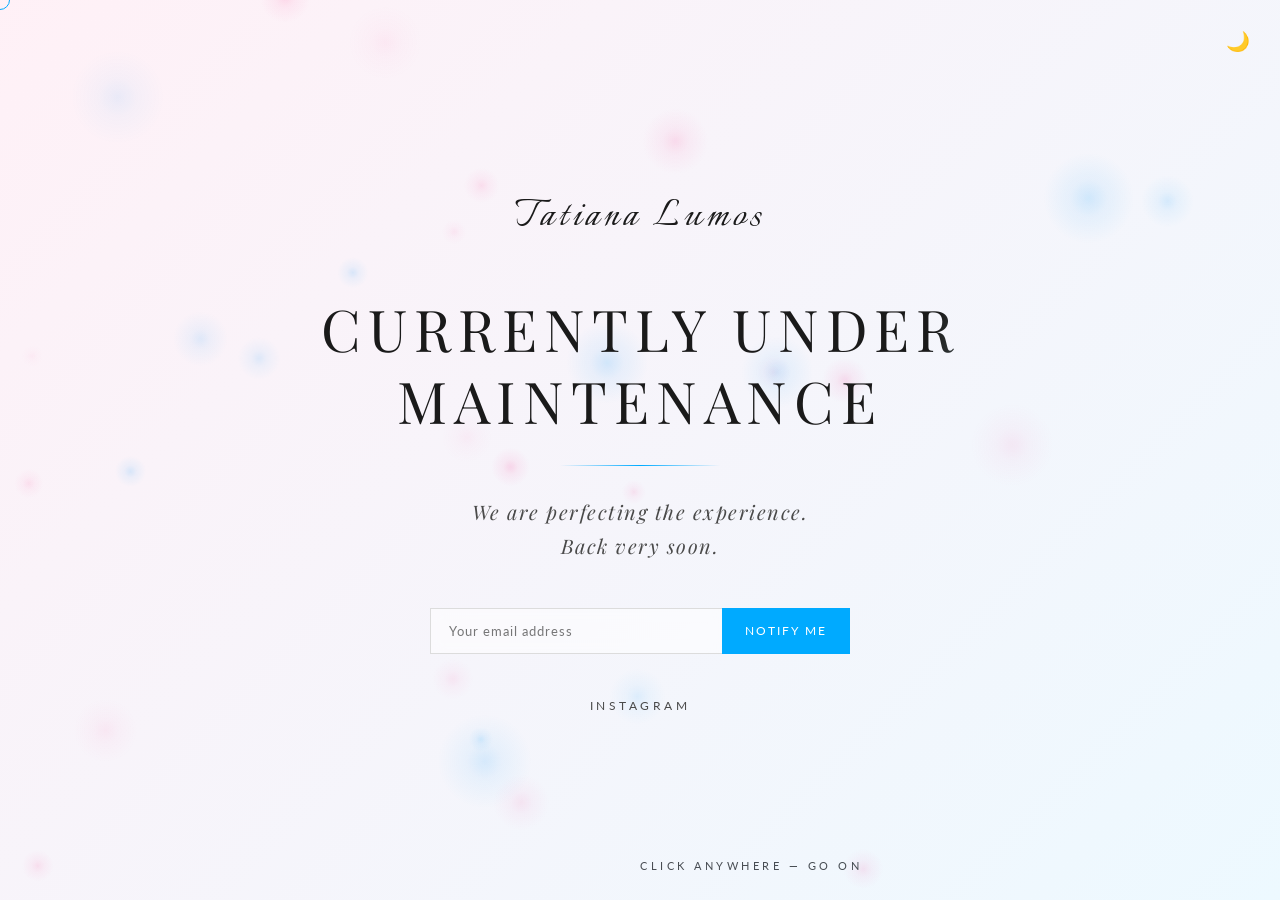
<file: maintenance.html>
<!DOCTYPE html>
<html lang="en">
<head>
    <meta charset="UTF-8">
    <meta name="viewport" content="width=device-width, initial-scale=1.0">
    <title>Tatiana Lumos | Maintenance</title>
    <link href="https://fonts.googleapis.com/css2?family=Playfair+Display:ital,wght@0,400;0,600;1,400;1,600&family=Lato:wght@300;400&display=swap" rel="stylesheet">
    <link href="https://fonts.googleapis.com/css2?family=Italianno&display=swap" rel="stylesheet">
    <style>
        /* ── CSS Variables matching main site ─────────────────────────── */
        :root {
            --powder-blue: #00aaff;
            --baby-pink: #00aaff;
            --bg-main: #ffffff;
            --text-dark: #1a1a1a;
            --text-muted: #4a4a4a;
            --navbar-bg: rgba(255, 255, 255, 0.92);
            --input-bg: rgba(255, 255, 255, 0.5);
            --input-border: #dcdcdc;
        }

        body.dark-mode {
            --bg-main: #121418;
            --text-dark: #f5f5f5;
            --text-muted: #b5c0cd;
            --navbar-bg: rgba(18, 20, 24, 0.92);
            --input-bg: rgba(255, 255, 255, 0.03);
            --input-border: #3a414c;
        }

        html, * { margin: 0; padding: 0; box-sizing: border-box; }

        body {
            font-family: 'Lato', sans-serif;
            background-color: var(--bg-main);
            color: var(--text-dark);
            height: 100dvh;
            overflow: hidden;
            transition: background-color 0.5s ease, color 0.5s ease;
        }

        @media (min-width: 768px) {
            body { cursor: none; }
            a, button, input { cursor: none !important; }
        }

        /* ── Bokeh canvas ─────────────────────────────────────────────── */
        #bokeh-canvas {
            position: fixed;
            inset: 0;
            width: 100%; height: 100%;
            z-index: 0;
            pointer-events: none;
        }

        /* ── Background gradient overlay ─────────────────────────────── */
        .bg-overlay {
            position: fixed;
            inset: 0;
            background: linear-gradient(135deg, rgba(255, 51, 136, 0.07) 0%, rgba(0, 170, 255, 0.07) 100%);
            z-index: 1;
            pointer-events: none;
            transition: background 0.5s ease;
        }

        body.dark-mode .bg-overlay {
            background: linear-gradient(135deg, #181c24 0%, #221a20 100%);
        }

        /* ── Camera flash ─────────────────────────────────────────────── */
        #camera-flash {
            position: fixed;
            inset: 0;
            background-color: white;
            z-index: 99999;
            opacity: 0;
            pointer-events: none;
            transition: opacity 0.5s ease-out;
        }
        #camera-flash.flash-active {
            opacity: 1;
            transition: opacity 0.05s ease-in;
        }

        /* ── Custom cursor ────────────────────────────────────────────── */
        .custom-cursor {
            width: 20px; height: 20px;
            border: 1px solid var(--baby-pink);
            border-radius: 50%;
            position: fixed;
            transform: translate(-50%, -50%);
            pointer-events: none;
            z-index: 9999;
            transition: transform 0.1s ease, background-color 0.3s ease, border-color 0.3s ease;
        }
        .custom-cursor.hover {
            transform: translate(-50%, -50%) scale(2.5);
            background-color: rgba(176, 224, 230, 0.3);
            border-color: var(--powder-blue);
        }

        /* ── Theme toggle ─────────────────────────────────────────────── */
        .theme-btn {
            position: fixed;
            top: 30px; right: 30px;
            background: none;
            border: none;
            font-size: 1.2rem;
            outline: none;
            z-index: 500;
            transition: transform 0.3s ease;
            cursor: none;
        }
        .theme-btn:hover { transform: scale(1.2) rotate(12deg); }

        /* ── Main container ───────────────────────────────────────────── */
        .maintenance-container {
            position: relative;
            z-index: 10;
            height: 100dvh;
            display: flex;
            flex-direction: column;
            align-items: center;
            justify-content: center;
            text-align: center;
            padding: 2rem;
            gap: 0;
        }

        /* ── Logo ─────────────────────────────────────────────────────── */
        .logo-wordmark {
            font-family: 'Italianno', cursive;
            font-size: 3rem;
            color: var(--text-dark);
            letter-spacing: 4px;
            margin-bottom: 2.8rem;
            opacity: 0;
            animation: fadeUp 1s cubic-bezier(0.25, 1, 0.5, 1) 0.3s forwards;
            transition: color 0.5s;
        }

        /* ── Main title ───────────────────────────────────────────────── */
        .maintenance-title {
            font-family: 'Playfair Display', serif;
            font-weight: 400;
            font-size: clamp(1.8rem, 4.5vw, 3.8rem);
            letter-spacing: 7px;
            text-transform: uppercase;
            line-height: 1.25;
            margin-bottom: 0;
            opacity: 0;
            /* Shimmer is applied after fade-up via JS adding class */
            animation: fadeUp 1s cubic-bezier(0.25, 1, 0.5, 1) 0.6s forwards;
            position: relative;
            /* Shimmer background */
            background: linear-gradient(
                105deg,
                var(--text-dark) 0%,
                var(--text-dark) 38%,
                rgba(176, 224, 230, 0.95) 50%,
                var(--text-dark) 62%,
                var(--text-dark) 100%
            );
            background-size: 250% auto;
            -webkit-background-clip: text;
            background-clip: text;
            -webkit-text-fill-color: transparent;
        }

        .maintenance-title.shimmer-active {
            animation: fadeUp 1s cubic-bezier(0.25, 1, 0.5, 1) 0.6s forwards,
                       shimmer 5s linear 1.8s infinite;
        }

        @keyframes shimmer {
            0%   { background-position: 250% center; }
            100% { background-position: -250% center; }
        }

        /* ── Decorative line ──────────────────────────────────────────── */
        .deco-line {
            width: 0;
            height: 1px;
            background: linear-gradient(90deg, transparent, var(--baby-pink), transparent);
            margin: 1.8rem auto;
            animation: expandLine 1.2s cubic-bezier(0.25, 1, 0.5, 1) 1.3s forwards;
        }

        @keyframes expandLine {
            from { width: 0; opacity: 0; }
            to   { width: 160px; opacity: 1; }
        }

        /* ── Subtitle ─────────────────────────────────────────────────── */
        .maintenance-subtitle {
            font-family: 'Playfair Display', serif;
            font-style: italic;
            font-size: clamp(0.9rem, 2vw, 1.25rem);
            color: var(--text-muted);
            letter-spacing: 1.5px;
            margin-bottom: 2.8rem;
            line-height: 1.7;
            opacity: 0;
            animation: fadeUp 1s cubic-bezier(0.25, 1, 0.5, 1) 1s forwards;
            transition: color 0.5s;
        }

        /* ── Notify form ──────────────────────────────────────────────── */
        .notify-wrapper {
            opacity: 0;
            animation: fadeUp 1s cubic-bezier(0.25, 1, 0.5, 1) 1.4s forwards;
            width: 100%;
            max-width: 420px;
        }

        .notify-form {
            display: flex;
        }

        .notify-input {
            flex: 1;
            padding: 14px 18px;
            border: 1px solid var(--input-border);
            border-right: none;
            background: var(--input-bg);
            color: var(--text-dark);
            font-family: 'Lato', sans-serif;
            font-size: 0.84rem;
            letter-spacing: 1px;
            outline: none;
            transition: border-color 0.3s, background 0.5s;
            backdrop-filter: blur(6px);
        }
        .notify-input::placeholder { color: var(--text-muted); opacity: 0.75; }
        .notify-input:focus { border-color: var(--powder-blue); }

        .notify-btn {
            padding: 14px 22px;
            background: var(--baby-pink);
            color: #fff;
            border: 1px solid var(--baby-pink);
            font-family: 'Lato', sans-serif;
            font-size: 0.78rem;
            letter-spacing: 2px;
            text-transform: uppercase;
            white-space: nowrap;
            transition: background 0.3s, transform 0.2s, border-color 0.3s;
        }
        .notify-btn:hover {
            background: transparent;
            color: var(--text-dark);
            border-color: var(--input-border);
        }

        .notify-success {
            display: none;
            font-family: 'Playfair Display', serif;
            font-style: italic;
            color: var(--text-muted);
            font-size: 1rem;
            letter-spacing: 1px;
            padding: 14px 0;
            animation: fadeUp 0.8s cubic-bezier(0.25, 1, 0.5, 1) forwards;
            transition: color 0.5s;
        }

        /* ── Social link ──────────────────────────────────────────────── */
        .social-row {
            margin-top: 2.5rem;
            opacity: 0;
            animation: fadeUp 1s cubic-bezier(0.25, 1, 0.5, 1) 1.8s forwards;
        }

        .ig-link {
            color: var(--text-muted);
            text-decoration: none;
            font-size: 0.72rem;
            text-transform: uppercase;
            letter-spacing: 3.5px;
            border-bottom: 1px solid transparent;
            padding-bottom: 2px;
            transition: color 0.3s, border-color 0.3s;
        }
        .ig-link:hover {
            color: var(--powder-blue);
            border-bottom-color: var(--powder-blue);
        }

        /* ── Bottom hint ──────────────────────────────────────────────── */
        .click-hint {
            position: fixed;
            bottom: 28px;
            left: 50%;
            transform: translateX(-50%);
            font-family: 'Lato', sans-serif;
            font-size: 0.68rem;
            letter-spacing: 3.5px;
            text-transform: uppercase;
            color: var(--text-muted);
            opacity: 0;
            animation: fadeUp 1s cubic-bezier(0.25, 1, 0.5, 1) 2.4s forwards;
            pointer-events: none;
            white-space: nowrap;
            transition: color 0.5s;
        }

        /* ── Click counter ────────────────────────────────────────────── */
        #click-counter {
            position: fixed;
            bottom: 28px;
            right: 30px;
            font-family: 'Playfair Display', serif;
            font-size: 0.72rem;
            color: var(--text-muted);
            opacity: 0;
            transition: opacity 0.5s, color 0.5s;
            pointer-events: none;
            letter-spacing: 2px;
        }
        #click-counter.visible { opacity: 0.45; }

        /* ── Easter egg modal ─────────────────────────────────────────── */
        #easter-egg {
            position: fixed;
            top: 50%;
            left: 50%;
            transform: translate(-50%, -50%) scale(0.85);
            background: var(--navbar-bg);
            backdrop-filter: blur(24px);
            -webkit-backdrop-filter: blur(24px);
            border: 1px solid var(--input-border);
            padding: 2.8rem 4.5rem;
            text-align: center;
            z-index: 5000;
            pointer-events: none;
            transition: transform 0.5s cubic-bezier(0.25, 1, 0.5, 1), opacity 0.5s;
            opacity: 0;
        }
        #easter-egg.active {
            transform: translate(-50%, -50%) scale(1);
            opacity: 1;
            pointer-events: auto;
        }
        #easter-egg .egg-title {
            font-family: 'Playfair Display', serif;
            font-style: italic;
            font-size: 1.4rem;
            color: var(--text-dark);
            letter-spacing: 1px;
            margin-bottom: 0.8rem;
            transition: color 0.5s;
        }
        #easter-egg .egg-sub {
            font-family: 'Lato', sans-serif;
            font-size: 0.72rem;
            letter-spacing: 3.5px;
            text-transform: uppercase;
            color: var(--text-muted);
            transition: color 0.5s;
        }
        #easter-egg .egg-line {
            width: 40px;
            height: 1px;
            background: var(--baby-pink);
            margin: 1.2rem auto;
        }

        /* ── Floating background letters ──────────────────────────────── */
        .lumos-letter {
            position: fixed;
            font-family: 'Playfair Display', serif;
            color: var(--text-muted);
            opacity: 0;
            pointer-events: none;
            z-index: 2;
            text-transform: uppercase;
            animation: floatLetter linear infinite;
            transition: color 0.5s;
        }

        @keyframes floatLetter {
            0%   { transform: translateY(108vh) rotate(0deg);   opacity: 0; }
            8%   { opacity: 0.07; }
            90%  { opacity: 0.07; }
            100% { transform: translateY(-8vh)  rotate(360deg); opacity: 0; }
        }

        /* ── Ripple on click ──────────────────────────────────────────── */
        .ripple {
            position: fixed;
            border-radius: 50%;
            border: 1px solid var(--baby-pink);
            transform: translate(-50%, -50%) scale(0);
            pointer-events: none;
            z-index: 8000;
            animation: rippleOut 0.7s cubic-bezier(0.25, 1, 0.5, 1) forwards;
        }

        @keyframes rippleOut {
            from { transform: translate(-50%, -50%) scale(0); opacity: 0.6; }
            to   { transform: translate(-50%, -50%) scale(6); opacity: 0; }
        }

        /* ── Entrance ─────────────────────────────────────────────────── */
        @keyframes fadeUp {
            from { opacity: 0; transform: translateY(22px); }
            to   { opacity: 1; transform: translateY(0); }
        }

        /* ── Mobile ───────────────────────────────────────────────────── */
        @media (max-width: 600px) {
            .maintenance-title { letter-spacing: 3px; }
            .logo-wordmark { font-size: 2.4rem; }
            .notify-form { flex-direction: column; }
            .notify-input { border-right: 1px solid var(--input-border); border-bottom: none; }
            .theme-btn { top: 20px; right: 20px; }
            #easter-egg { padding: 2.2rem 2.5rem; }
            .click-hint { display: none; }
        }
    </style>
</head>
<body>

    <div id="camera-flash"></div>
    <div class="custom-cursor" id="cursor"></div>
    <canvas id="bokeh-canvas"></canvas>
    <div class="bg-overlay"></div>

    <button class="theme-btn" id="theme-toggle" aria-label="Toggle Theme">🌙</button>

    <main class="maintenance-container" role="main">

        <div class="logo-wordmark">Tatiana Lumos</div>

        <h1 class="maintenance-title" id="mainTitle">
            Currently Under<br>Maintenance
        </h1>

        <div class="deco-line"></div>

        <p class="maintenance-subtitle">
            We are perfecting the experience.<br>Back very soon.
        </p>

        <div class="notify-wrapper">
            <form class="notify-form" id="notifyForm" novalidate>
                <input
                    type="email"
                    class="notify-input"
                    id="emailInput"
                    placeholder="Your email address"
                    autocomplete="email"
                    aria-label="Email address for notification"
                    required
                >
                <button type="submit" class="notify-btn" aria-label="Notify me when back">Notify Me</button>
            </form>
            <p class="notify-success" id="notifySuccess" aria-live="polite">
                You will be the first to know &mdash; thank you.
            </p>
        </div>

        <div class="social-row">
            <a
                href="https://instagram.com/tatiana_lumos"
                target="_blank"
                rel="noopener noreferrer"
                class="ig-link"
                aria-label="Tatiana Lumos on Instagram"
            >Instagram</a>
        </div>

    </main>

    <p class="click-hint" aria-hidden="true">Click anywhere &mdash; go on</p>

    <div id="easter-egg" role="dialog" aria-label="Secret found" aria-hidden="true">
        <p class="egg-title">You found the secret frame</p>
        <div class="egg-line"></div>
        <p class="egg-sub">&#10022; &nbsp; Frame No. X &nbsp; &#10022;</p>
    </div>

    <div id="click-counter" aria-hidden="true"></div>

    <script>
    'use strict';

    // ── Theme ────────────────────────────────────────────────────────────────
    const themeBtn = document.getElementById('theme-toggle');
    const applyTheme = (dark) => {
        document.body.classList.toggle('dark-mode', dark);
        themeBtn.textContent = dark ? '☀️' : '🌙';
    };
    applyTheme(localStorage.getItem('theme') === 'dark');
    themeBtn.addEventListener('click', () => {
        const dark = !document.body.classList.contains('dark-mode');
        applyTheme(dark);
        localStorage.setItem('theme', dark ? 'dark' : 'light');
    });

    // ── Custom cursor ────────────────────────────────────────────────────────
    const cursor = document.getElementById('cursor');
    let mouseX = -200, mouseY = -200;

    document.addEventListener('mousemove', e => {
        mouseX = e.clientX;
        mouseY = e.clientY;
        cursor.style.left = mouseX + 'px';
        cursor.style.top  = mouseY + 'px';
    });

    document.querySelectorAll('a, button, input').forEach(el => {
        el.addEventListener('mouseenter', () => cursor.classList.add('hover'));
        el.addEventListener('mouseleave', () => cursor.classList.remove('hover'));
    });

    // ── Camera flash ─────────────────────────────────────────────────────────
    const flashEl = document.getElementById('camera-flash');
    function triggerFlash() {
        flashEl.classList.add('flash-active');
        setTimeout(() => flashEl.classList.remove('flash-active'), 80);
    }

    // ── Ripple effect ─────────────────────────────────────────────────────────
    function spawnRipple(x, y) {
        const r = document.createElement('div');
        r.classList.add('ripple');
        r.style.left   = x + 'px';
        r.style.top    = y + 'px';
        r.style.width  = '60px';
        r.style.height = '60px';
        document.body.appendChild(r);
        setTimeout(() => r.remove(), 750);
    }

    // ── Bokeh canvas ──────────────────────────────────────────────────────────
    const canvas = document.getElementById('bokeh-canvas');
    const ctx    = canvas.getContext('2d');
    let W = 0, H = 0;

    function resize() {
        W = canvas.width  = window.innerWidth;
        H = canvas.height = window.innerHeight;
    }
    resize();
    window.addEventListener('resize', resize);

    class Bokeh {
        constructor(x, y, burst) {
            this.burst  = !!burst;
            this.x      = x != null ? x : Math.random() * W;
            this.y      = y != null ? y : Math.random() * H;
            this.r      = this.burst
                            ? Math.random() * 9 + 3
                            : Math.random() * 40 + 8;
            const speed = this.burst ? 5 : 0.3;
            const angle = this.burst
                            ? Math.random() * Math.PI * 2
                            : Math.PI * 1.5 + (Math.random() - 0.5) * 0.4;
            const mag   = this.burst
                            ? Math.random() * speed + 0.5
                            : Math.random() * 0.35 + 0.08;
            this.vx     = Math.cos(angle) * mag;
            this.vy     = Math.sin(angle) * mag;
            this.baseOpacity = this.burst
                            ? Math.random() * 0.7 + 0.3
                            : Math.random() * 0.16 + 0.04;
            this.opacity     = this.baseOpacity;
            this.life        = 1;
            this.decay       = this.burst ? 0.013 + Math.random() * 0.018 : 0;
            // Alternate pink / blue palette matching brand
            const isPink = Math.random() < 0.48;
            this.cr = isPink ? 255 : 0;
            this.cg = isPink ? 80  : 160;
            this.cb = isPink ? 160 : 255;
        }

        update() {
            if (!this.burst) {
                const dx   = this.x - mouseX;
                const dy   = this.y - mouseY;
                const dist = Math.hypot(dx, dy);
                if (dist < 140) {
                    const f   = (140 - dist) / 140;
                    this.vx  += (dx / dist) * f * 0.22;
                    this.vy  += (dy / dist) * f * 0.22;
                }
                this.vx *= 0.97;
                this.vy *= 0.97;
                if (this.vy > -0.05) this.vy -= 0.01;
            } else {
                this.life    -= this.decay;
                this.opacity  = this.baseOpacity * Math.max(0, this.life);
                this.r       *= 0.975;
                this.vx      *= 0.96;
                this.vy      *= 0.96;
            }
            this.x += this.vx;
            this.y += this.vy;
            if (!this.burst) {
                if (this.y < -this.r) this.y = H + this.r;
                if (this.x < -this.r) this.x = W + this.r;
                if (this.x > W + this.r) this.x = -this.r;
            }
        }

        draw() {
            if (this.opacity <= 0.001) return;
            const g = ctx.createRadialGradient(this.x, this.y, 0, this.x, this.y, this.r);
            g.addColorStop(0,   `rgba(${this.cr},${this.cg},${this.cb},${this.opacity})`);
            g.addColorStop(0.4, `rgba(${this.cr},${this.cg},${this.cb},${this.opacity * 0.4})`);
            g.addColorStop(1,   `rgba(${this.cr},${this.cg},${this.cb},0)`);
            ctx.beginPath();
            ctx.arc(this.x, this.y, this.r, 0, Math.PI * 2);
            ctx.fillStyle = g;
            ctx.fill();
        }

        isDead() { return this.burst && this.life <= 0; }
    }

    // Ambient particles
    const particles = [];
    for (let i = 0; i < 30; i++) particles.push(new Bokeh());

    (function loop() {
        ctx.clearRect(0, 0, W, H);
        for (let i = particles.length - 1; i >= 0; i--) {
            particles[i].update();
            particles[i].draw();
            if (particles[i].isDead()) particles.splice(i, 1);
        }
        requestAnimationFrame(loop);
    })();

    // ── Click interaction ─────────────────────────────────────────────────────
    let clickCount = 0;
    const counterEl  = document.getElementById('click-counter');
    const eggEl      = document.getElementById('easter-egg');
    const GOAL       = 10;

    document.addEventListener('click', e => {
        // Ignore form and theme btn
        if (e.target.closest('#notifyForm') || e.target.id === 'theme-toggle') return;

        triggerFlash();
        spawnRipple(e.clientX, e.clientY);

        // Burst bokeh at click
        const count = 16 + Math.floor(Math.random() * 8);
        for (let i = 0; i < count; i++) {
            particles.push(new Bokeh(e.clientX, e.clientY, true));
        }

        clickCount++;
        if (clickCount >= 2 && clickCount < GOAL) {
            counterEl.textContent = `${clickCount} / ${GOAL}`;
            counterEl.classList.add('visible');
        }
        if (clickCount === GOAL) showEasterEgg();
    });

    function showEasterEgg() {
        eggEl.setAttribute('aria-hidden', 'false');
        eggEl.classList.add('active');
        counterEl.textContent = '★';

        // Rain bokeh
        let rain = 0;
        const iv = setInterval(() => {
            particles.push(new Bokeh(Math.random() * W, Math.random() * H * 0.6, true));
            if (++rain >= 35) clearInterval(iv);
        }, 50);

        setTimeout(() => {
            eggEl.classList.remove('active');
            eggEl.setAttribute('aria-hidden', 'true');
            clickCount = 0;
            counterEl.classList.remove('visible');
        }, 3800);
    }

    // ── Floating LUMOS letters ────────────────────────────────────────────────
    const WORD = 'LUMOS';
    function spawnLetter() {
        const el = document.createElement('div');
        el.classList.add('lumos-letter');
        el.textContent    = WORD[Math.floor(Math.random() * WORD.length)];
        el.style.left     = (2 + Math.random() * 96) + 'vw';
        el.style.fontSize = (0.55 + Math.random() * 0.9) + 'rem';
        el.style.letterSpacing = (2 + Math.random() * 4) + 'px';
        const dur = 14 + Math.random() * 20;
        el.style.animationDuration = dur + 's';
        el.style.animationDelay    = (-Math.random() * dur * 0.5) + 's';
        document.body.appendChild(el);
        setTimeout(() => el.remove(), dur * 1000 + 500);
    }
    for (let i = 0; i < 14; i++) spawnLetter();
    setInterval(spawnLetter, 3500);

    // ── Shimmer on title after entrance ──────────────────────────────────────
    const titleEl = document.getElementById('mainTitle');
    setTimeout(() => titleEl.classList.add('shimmer-active'), 1800);

    // ── Notify form ───────────────────────────────────────────────────────────
    const notifyForm    = document.getElementById('notifyForm');
    const notifySuccess = document.getElementById('notifySuccess');

    notifyForm.addEventListener('submit', e => {
        e.preventDefault();
        const email = document.getElementById('emailInput').value.trim();
        if (!email) return;
        notifyForm.style.display = 'none';
        notifySuccess.style.display = 'block';
        triggerFlash();
        for (let i = 0; i < 14; i++) {
            setTimeout(() => particles.push(new Bokeh(W / 2, H / 2, true)), i * 40);
        }
    });

    </script>
</body>
</html>
</file>
